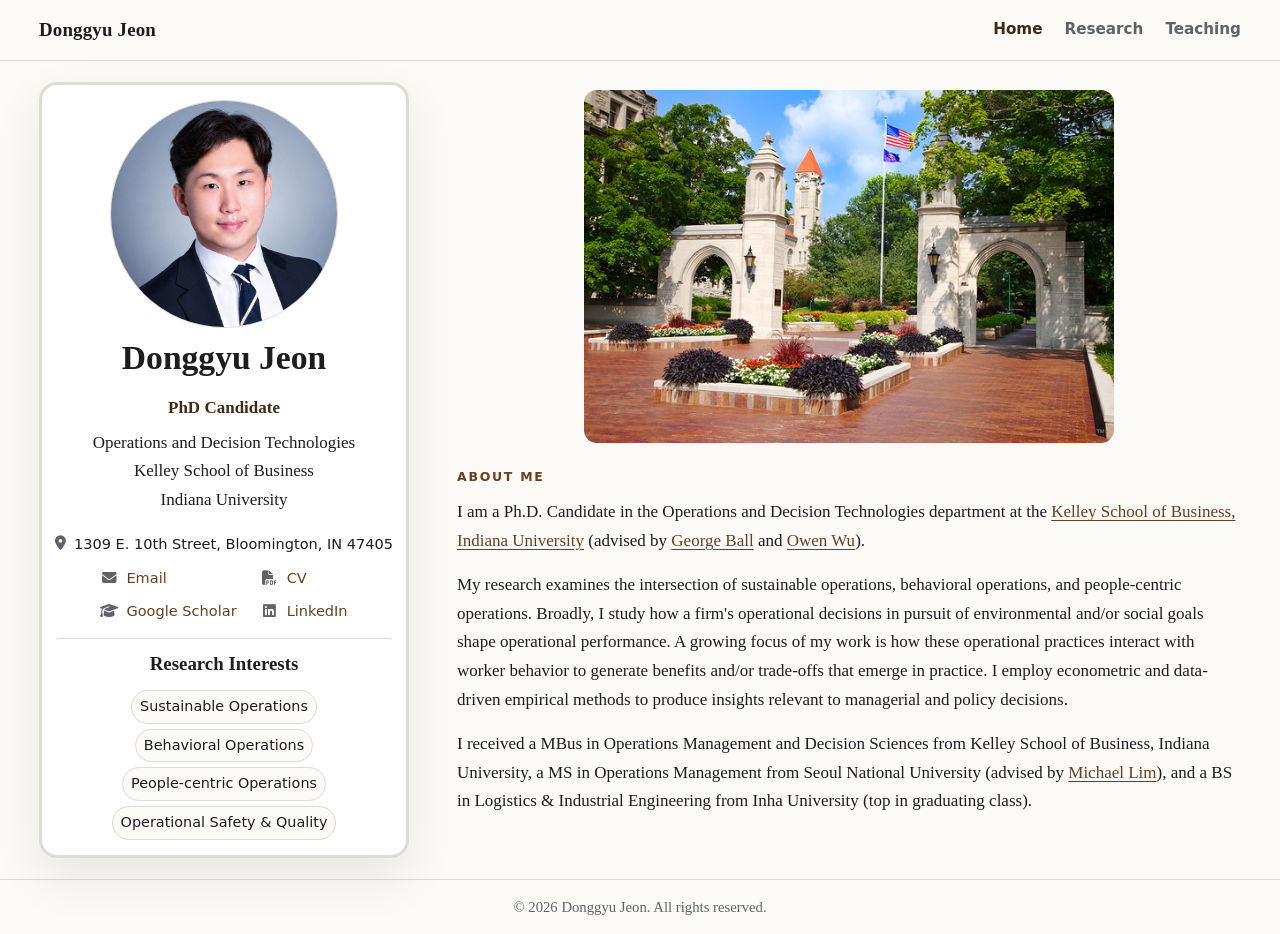
<file: index.html>
<!doctype html>
<html lang="en">
<head>
  <meta charset="utf-8">
  <meta name="viewport" content="width=device-width, initial-scale=1">
  <meta name="google-site-verification" content="pufh_SvVPBR8MTpUoHnnyNUAm93OOTKPel-WEnBpqVw">
  <title>Donggyu Jeon | Indiana Kelley</title>
  <meta name="description" content="I am a Ph.D. Candidate in the Operations and Decision Technologies department at the Kelley School of Business, Indiana University.">
  <meta name="author" content="Donggyu Jeon">
  <meta name="robots" content="index, follow">
  <link rel="canonical" href="https://jeon-donggyu.github.io/">
  <meta property="og:site_name" content="Donggyu Jeon">
  <meta property="og:title" content="Donggyu Jeon | Indiana Kelley">
  <meta property="og:description" content="Research, teaching, and CV of Donggyu Jeon, Ph.D. Candidate at the Kelley School of Business, Indiana University.">
  <meta property="og:type" content="website">
  <meta property="og:url" content="https://jeon-donggyu.github.io/">
  <meta property="og:image" content="https://jeon-donggyu.github.io/assets/img/profile.png">

  <link rel="icon" type="image/png" sizes="96x96" href="https://jeon-donggyu.github.io/assets/img/profile.png">
  <link rel="stylesheet" href="https://cdnjs.cloudflare.com/ajax/libs/font-awesome/6.5.1/css/all.min.css">
  <link rel="stylesheet" href="assets/css/styles.css">
  
  <script type="application/ld+json">
  {
    "@context": "https://schema.org",
    "@type": "WebSite",
    "@id": "https://jeon-donggyu.github.io/#website",
    "url": "https://jeon-donggyu.github.io/",
    "name": "Donggyu Jeon",
    "alternateName": [
      "Jeon, Donggyu"
    ]
  }
  </script>

  <script type="application/ld+json">
  {
    "@context": "https://schema.org",
    "@type": "Person",
    "@id": "https://jeon-donggyu.github.io/#person",
    "name": "Donggyu Jeon",
    "url": "https://jeon-donggyu.github.io/",
    "image": "https://jeon-donggyu.github.io/assets/img/profile.png",
    "jobTitle": "Ph.D. Candidate",
    "description": "Ph.D. Candidate in the Operations and Decision Technologies department at the Kelley School of Business, Indiana University.",
    "affiliation": {
      "@type": "CollegeOrUniversity",
      "name": "Indiana University",
      "url": "https://kelley.iu.edu/index.html"
    },
    "sameAs": [
      "https://scholar.google.com/citations?user=BOpmwdIAAAAJ&hl=en",
      "https://www.linkedin.com/in/donggyu-jeon-35aa60219/"
    ]
  }
  </script>
</head>
<body class="home-page">
  <a class="skip-link" href="#main">Skip to main content</a>

  <header class="site-header">
    <div class="container nav-wrap">
      <a class="brand" href="index.html" aria-label="Home" style="font-family: 'Times New Roman', Times, serif !important;">Donggyu Jeon</a>
      <button class="nav-toggle" aria-expanded="false" aria-controls="site-nav">Menu</button>
      <nav id="site-nav" class="site-nav" aria-label="Main navigation">
        <a href="index.html">Home</a>
        <a href="research.html">Research</a>
        <a href="teaching.html">Teaching</a>
        <!-- <a href="resources.html">Resources</a> -->
        <!-- <a href="cv.html">CV</a> -->
        <!-- <a href="contact.html">Contact</a> -->
      </nav>
    </div>
  </header>

  <main id="main">
    <section class="hero section">
      <div class="container hero-grid">
        <div class="profile-card">
          <img
            src="assets/img/profile.png"
            alt="Portrait of Donggyu Jeon"
            class="profile-photo"
          >

          <h1 style="font-family: 'Times New Roman', Times, serif !important;"> Donggyu Jeon </h1>
          <p class="subtitle">PhD Candidate</p>

          <p class="affiliation">
            Operations and Decision Technologies <br>
            Kelley School of Business <br>
            Indiana University
          </p>

          <div class="profile-contact" aria-label="Contact and professional links">
            <p class="profile-address">
              <i class="fa-solid fa-location-dot" aria-hidden="true"></i>
              <span>1309 E. 10th Street, Bloomington, IN 47405</span>
            </p>

            <div class="profile-links-grid">

              <!-- First row -->
              <a href="mailto:djeon93@iu.edu">
                <i class="fa-solid fa-envelope" aria-hidden="true"></i>
                <span>Email</span>
              </a>

              <a href="assets/files/Jeon_CV.pdf"
                target="_blank"
                rel="noopener">
                <i class="fa-solid fa-file-pdf" aria-hidden="true"></i>
                <span>CV</span>
              </a>

              <!-- Second row -->
              <a href="https://scholar.google.com/citations?user=BOpmwdIAAAAJ&hl=en&oi=ao"
                target="_blank"
                rel="noopener">
                <i class="fa-solid fa-graduation-cap" aria-hidden="true"></i>
                <span>Google Scholar</span>
              </a>

              <a href="https://www.linkedin.com/in/donggyu-jeon-35aa60219/"
                target="_blank"
                rel="noopener">
                <i class="fa-brands fa-linkedin" aria-hidden="true"></i>
                <span>LinkedIn</span>
              </a>

            </div>
          </div>

          <div class="profile-interests" aria-labelledby="profile-interests-title">
            <h2 id="profile-interests-title">Research Interests</h2>

            <ul class="tag-list profile-interest-list">
              <li>Sustainable Operations</li>
              <li>Behavioral Operations</li>
              <li>People-centric Operations</li>
              <li>Operational Safety &amp; Quality</li>
            </ul>
          </div>
        </div>

        <div class="intro-copy">
          <!-- <img src="assets/img/Kelley-Entrance.jpg" alt="Portrait of IUKelley" class="kelley-photo"> -->
          <img src="assets/img/iu-sample.jpg" alt="Portrait of IUKelley" class="kelley-photo">
          <p class="eyebrow">About Me</p>
          <!-- <h2>I study [short, plain-English description of your research agenda].</h2> -->
          <p>
            I am a Ph.D. Candidate in the Operations and Decision Technologies department at the 
            <a href="https://kelley.iu.edu/index.html" target="_blank">Kelley School of Business, Indiana University</a> 
            (advised by <a href="https://kelley.iu.edu/faculty-research/faculty-directory/profile.html?id=GPBALL" target="_blank">George Ball</a> and <a href="https://kelley.iu.edu/faculty-research/faculty-directory/profile.html?id=OWENWU" target="_blank">Owen Wu</a>). 
          </p>
          <p>
            My research examines the intersection of sustainable operations, behavioral operations, and people-centric operations. 
            Broadly, I study how a firm's operational decisions in pursuit of environmental and/or social goals shape operational performance.
            A growing focus of my work is how these operational practices interact with worker behavior to generate benefits and/or trade-offs that emerge in practice. 
            I employ econometric and data-driven empirical methods to produce insights relevant to managerial and policy decisions.
          </p>
          <p>
            I received a MBus in Operations Management and Decision Sciences from Kelley School of Business, Indiana University, 
            a MS in Operations Management from Seoul National University (advised by <a href="https://sites.google.com/view/milim" target="_blank">Michael Lim</a>), 
            and a BS in Logistics & Industrial Engineering from Inha University (top in graduating class).
          </p>
          <!-- <div class="button-row">
            <a class="button" href="research.html">View research</a>
            <a class="button button-secondary" href="assets/files/cv.pdf">Download CV</a>
          </div> -->
        </div>
      </div>
    </section>
    
    <!-- <section class="section section-muted home-bottom">
      <div class="container home-news-center">
        <h2>Recent and Upcoming</h2>

        <ul class="news-list">
          <li>
            <time datetime="2026-11">Nov 2026:</time>
            Presenting at 2026 INFORMS Annual Meeting.
          </li>

          <li>
            <time datetime="2026-08">August 2026:</time>
            New working paper posted on SSRN.
          </li>

          <li>
            <time datetime="2026-05">May 2026:</time>
            Teaching [Course Name].
          </li>
        </ul>
      </div>
    </section> -->
  </main>

  <footer class="site-footer">
    <div class="container footer-wrap">
      <p>&copy; <span id="year"></span> Donggyu Jeon. All rights reserved.</p>
      <!-- <p><a href="mailto:djeon93@iu.edu">djeon93@iu.edu</a></p> -->
    </div>
  </footer>

  <script src="assets/js/main.js"></script>
</body>
</html>
</file>
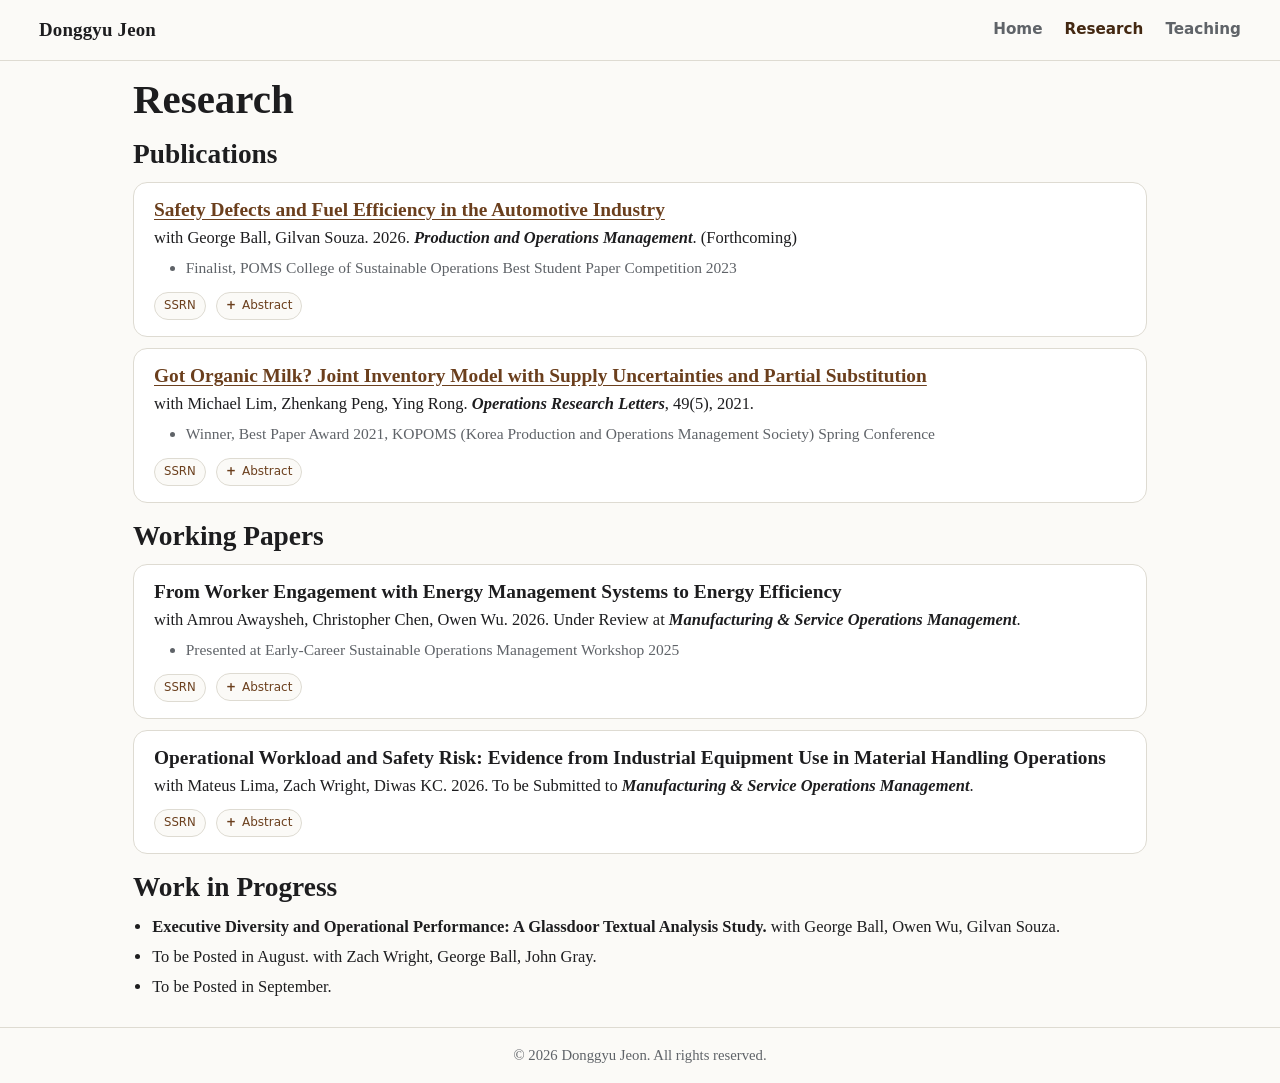
<file: research.html>
<!doctype html>
<html lang="en">
<head>
  <meta charset="utf-8">
  <meta name="viewport" content="width=device-width, initial-scale=1">
  <title>Donggyu Jeon | Indiana Kelley</title>
  <meta name="description" content="Publications, working papers, and work in progress by Donggyu Jeon.">
  <link rel="canonical" href="https://jeon-donggyu.github.io/research.html">
  <meta property="og:url" content="https://jeon-donggyu.github.io/research.html">

  <link rel="icon" type="image/png" sizes="96x96" href="https://jeon-donggyu.github.io/assets/img/profile.png">
  <link rel="stylesheet" href="assets/css/styles.css">
</head>
<body>
  <a class="skip-link" href="#main">Skip to main content</a>
  <header class="site-header">
    <div class="container nav-wrap">
      <a class="brand" href="index.html" style="font-family: 'Times New Roman', Times, serif !important;">Donggyu Jeon</a>
      <button class="nav-toggle" aria-expanded="false" aria-controls="site-nav">Menu</button>
      <nav id="site-nav" class="site-nav" aria-label="Main navigation">
        <a href="index.html">Home</a>
        <a href="research.html">Research</a>
        <a href="teaching.html">Teaching</a>
        <!-- <a href="resources.html">Resources</a> -->
        <!-- <a href="cv.html">CV</a> -->
        <!-- <a href="contact.html">Contact</a> -->
      </nav>
    </div>
  </header>

<main id="main" class="section research-page">
  <div class="container narrow">
    <h1>Research</h1>
    <section class="paper-section" aria-labelledby="publications-heading">
      <h2 id="publications-heading">Publications</h2>

      <article class="paper" id="paper-one">
        <h3>
          <a href="https://journals.sagepub.com/doi/10.1177/10591478261472682">
          Safety Defects and Fuel Efficiency in the Automotive Industry
          </a>
        </h3>
        <p class="paper-meta">
          with George Ball, Gilvan Souza. 2026.
          <em><strong>Production and Operations Management</strong></em>. (Forthcoming)
        </p>
        <ul class="paper-notes">
          <li> Finalist, POMS College of Sustainable Operations Best Student Paper Competition 2023 </li>
          <!-- <li> Winner, POMS College of Sustainable Operations Early-stage Doctoral Student Award 2023 </li> -->
        </ul>
        <ul class="paper-links">
          <li><a href="https://papers.ssrn.com/sol3/papers.cfm?abstract_id=7112398">SSRN</a></li>
          </ul>
        <details>
          <summary>Abstract</summary>
          <p>
            Automotive manufacturers have been under intense pressure to improve the fuel efficiency, or miles per gallon (MPG), of their internal combustion engine (ICE) vehicles. Research that explores hidden costs of continuing to push the limits of ICE MPG is sparse. We analyze the relationship between the MPG of 643 unique model-engines produced and sold by 18 manufacturers over an 18-year period and 19,785 vehicle safety defects reported to the National Highway Traffic Safety Administration (NHTSA). Each additional MPG improvement is associated with a 17.5 percent increase in safety defects. Results are confirmed when using fuel prices as an instrument for MPG. In post-hoc analyses, we find that a 2011 federal government fuel efficiency policy change explains an increase in the adoption of MPG-enhancing engine technologies, which subsequently led to an increase in safety defects. Moreover, we find that an increase in MPG is associated with an increase in safety recalls, and that safety defects mediate the relationship between MPG and safety recalls. To address selection bias concerns, we confirm our results using a separate quality reporting channel, demonstrating that increases in MPG are associated with a reduction in JD Power Quality & Reliability ratings. We also examine a key alternative explanation, that increasing MPG causes vehicles to be driven more miles, inherently leading to more defects. No evidence is found for this alternative; in fact we find the opposite to be true: an increase in MPG is associated with lower mileage at the time of the defect, indicating that increasing MPG leads to both more and faster defects. For manufacturers, our results identify an unexpected downside to striving to meet aggressive, federally mandated fuel efficiency standards: less safe vehicles. For NHTSA, our findings identify a possible contradiction in their two key objectives: sustainability and safety. Our study leads to policy recommendations, which we were fortunate to present to NHTSA’s Associate Administrator for Vehicle Safety Research and members of his staff. 
          </p>
        </details>
      </article>

      <article class="paper">
        <h3>
          <a href="https://www.sciencedirect.com/science/article/abs/pii/S0167637721001139">
          Got Organic Milk? Joint Inventory Model with Supply Uncertainties and Partial Substitution
          </a>
        </h3>
        <p class="paper-meta"> 
          with Michael Lim, Zhenkang Peng, Ying Rong. <strong><em>Operations Research Letters</em></strong>, 49(5), 2021.
        </p>
        <ul class="paper-notes">
          <li> Winner, Best Paper Award 2021, KOPOMS (Korea Production and Operations Management Society) Spring Conference</li>
        </ul>
        <ul class="paper-links">
          <li><a href="https://papers.ssrn.com/sol3/papers.cfm?abstract_id=3765425&__cf_chl_f_tk=sMfpsCvVufLDnS.Qtby8SexLmyLwTev4D99G0PcibnQ-1783154842-1.0.1.1-L9g6DSYS9GiPgENdMfXQL4OCrYox_kOvUrOZ8ePWONI">SSRN</a></li>
          </ul>
        <details>
          <summary>Abstract</summary>
          <p>
            We study the joint inventory problem for two partially substitutable (organic and regular) products with different levels of supply reliability. 
            Increasing substitution rate results in a decreased organic order but an increased regular order, as the regular product becomes an effective substitute during the organic product's stock-out. 
            Higher disruption risk increases the order size of both products, but higher yield uncertainty only increases the organic order size whereas the regular order size decreases or remains unchanged.
          </p>
        </details>
      </article>
    </section>

      <section class="paper-section" aria-labelledby="working-heading">
        <h2 id="working-heading">Working Papers</h2>
        <article class="paper" id="paper-two">
          <h3>From Worker Engagement with Energy Management Systems to Energy Efficiency</h3>
          <p class="paper-meta"> 
            with Amrou Awaysheh, Christopher Chen, Owen Wu. 2026.
            Under Review at <em><strong>Manufacturing & Service Operations Management</strong></em>.
          </p>
            <ul class="paper-notes">
              <li> Presented at Early-Career Sustainable Operations Management Workshop 2025 </li>
            </ul>
          <ul class="paper-links">
            <li><a href="https://papers.ssrn.com/sol3/papers.cfm?abstract_id=6974798">SSRN</a></li>
          </ul>
          <details>
            <summary>Abstract</summary>
            <p>
              <strong>Problem definition:</strong> Energy Management Systems (EnMS) offer manufacturers substantial data on energy cost and consumption patterns. However, the realization of potential energy efficiency (EE) gains is closely tied to human engagement with these systems. This study investigates how distinct dimensions of worker engagement with EnMS relate to EE in global manufacturing operations. 
              <strong>Methodology/results:</strong> Drawing on site-month data from a global conglomerate spanning 2017-2022, we examine four dimensions of worker engagement: frequency (sessions), breadth (workers), volume (actions), and attention (time). We find a significant positive relationship between worker engagement with EnMS and overall EE. We also find evidence for a nonlinear association of EnMS engagement with EE. Notably, we find that more frequent, quick monitoring engagement shows a strong positive association with contemporaneous EE. Interestingly, longer configuration-oriented engagement is associated with delayed EE, partly by facilitating subsequent quick monitoring engagement. Additionally, we find that engineering teams and line operators—those in direct control of machinery and day-to-day processes—are most strongly associated with converting energy insights into tangible energy savings. 
              <strong>Managerial implications:</strong> Our findings highlight the importance of worker engagement as a key correlate of realized energy efficiency. By quantifying the nuanced associations between worker engagement patterns and EE, this study offers actionable insights for managers to optimize EnMS utilization and enhance EE in manufacturing operations.
            </p>
          </details>
        </article>
      
        <article class="paper" id="paper-three">
          <h3>Operational Workload and Safety Risk: Evidence from Industrial Equipment Use in Material Handling Operations</h3>
          <p class="paper-meta">
            with Mateus Lima, Zach Wright, Diwas KC. 2026.
            To be Submitted to <em><strong>Manufacturing & Service Operations Management</strong></em>.
          </p>
          <ul class="paper-links">
            <li><a href="javascript:void(0)">SSRN</a></li>
          </ul>
          <details>
            <summary>Abstract</summary>
            <p>
              <strong>Problem definition:</strong> Using a unique proprietary dataset generated by Industrial Internet of Things (IIoT) sensors embedded in material-handling equipment and linked to operational logs, we investigate how workload affects safety risk in material handling operations (MHO). We examine two operational levers that may shape this relationship: task complexity (proxied by lifting intensity) and pre-work safety checklist completions. Specifically, we ask: (i) How does workload affect safety risk? (ii) Does task complexity amplify the effect of workload on safety risk? and (iii) Do pre-work safety checklist completions help mitigate the effect of workload on safety risk?
              <strong>Methodology/results:</strong> We partnered with an IIoT technology provider for MHO, obtaining shift-level data from ten U.S. facilities spanning 2019-2024. Using fixed-effects models and an instrumental variable approach, we find that workload is positively associated with safety risk. We also find that shifts with greater lifting intensity, our proxy for task complexity, exhibit higher safety risk; however, lifting intensity does not amplify the effect of workload on safety risk. In contrast, completing safety checklists attenuates the negative consequences of workload on safety risk. We find evidence of a concave-increasing pattern in the relationship between workload and safety risk. We also find that completing safety checklists mitigates the association of workload with safety risk for low-severity impacts, as opposed to higher-severity impacts. 
              <strong>Managerial implications:</strong> Our findings highlight workload as an operational driver of safety risk in MHO. We find that safety risk does not appear only after workers reach high workload levels; it begins to rise much earlier, especially when workload moves from low to moderate levels. We also highlight that pre-work safety checklists are a useful, low-cost safety intervention under higher workload, but attenuate the workload–risk association only for routine, low-severity impacts. Thus, safety checklists should complement broader operational controls such as congestion management, speed control, staffing, and task pacing.
          </details>
        </article>
      </section>      

      <section class="paper-section work-progress" aria-labelledby="progress-heading">
        <h2 id="progress-heading">Work in Progress</h2>

        <ul class="compact-list">
          <li>
            <strong>
              Executive Diversity and Operational Performance: A Glassdoor Textual Analysis Study.
            </strong>
            with George Ball, Owen Wu, Gilvan Souza.
          </li>

          <li>
            To be Posted in August. with Zach Wright, George Ball, John Gray.
          </li>
          <li>
            To be Posted in September.
          </li>
        </ul>
      </section>
    </div>
  </main>

  <footer class="site-footer">
    <div class="container footer-wrap">
      <p>&copy; <span id="year"></span> Donggyu Jeon. All rights reserved.</p>
      <!-- <p><a href="mailto:djeon93@iu.edu">djeon93@iu.edu</a></p> -->
    </div>
  </footer>
  <script src="assets/js/main.js"></script>
</body>
</html>
</file>
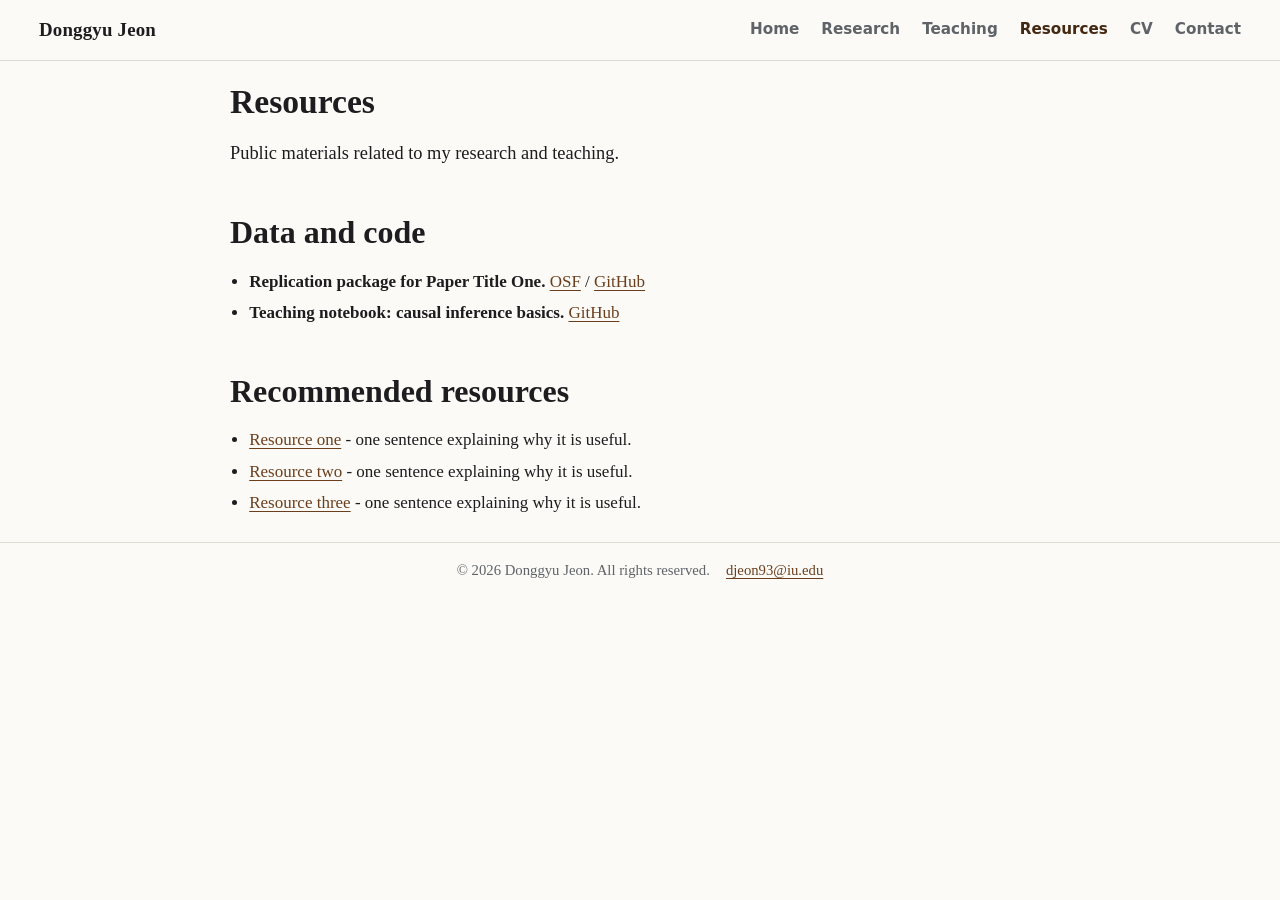
<file: resources.html>
<!doctype html>
<html lang="en">
<head>
  <meta charset="utf-8">
  <meta name="viewport" content="width=device-width, initial-scale=1">
  <title>Resources | Donggyu Jeon</title>
  <meta name="description" content="Research data, code, teaching materials, and recommended resources from Donggyu Jeon.">
  <link rel="canonical" href="https://yourdomain.com/resources.html">
  <link rel="icon" href="assets/img/profile-placeholder.svg" type="image/svg+xml">
  <link rel="stylesheet" href="assets/css/styles.css">
</head>
<body>
  <a class="skip-link" href="#main">Skip to main content</a>
  <header class="site-header">
    <div class="container nav-wrap">
      <a class="brand" href="index.html">Donggyu Jeon</a>
      <button class="nav-toggle" aria-expanded="false" aria-controls="site-nav">Menu</button>
      <nav id="site-nav" class="site-nav" aria-label="Main navigation">
        <a href="index.html">Home</a>
        <a href="research.html">Research</a>
        <a href="teaching.html">Teaching</a>
        <a href="resources.html">Resources</a>
        <a href="cv.html">CV</a>
        <a href="contact.html">Contact</a>
      </nav>
    </div>
  </header>

  <main id="main" class="section">
    <div class="container narrow">
      <h1>Resources</h1>
      <p class="lead">Public materials related to my research and teaching.</p>

      <section class="paper-section">
        <h2>Data and code</h2>
        <ul class="compact-list">
          <li><strong>Replication package for Paper Title One.</strong> <a href="#">OSF</a> / <a href="#">GitHub</a></li>
          <li><strong>Teaching notebook: causal inference basics.</strong> <a href="#">GitHub</a></li>
        </ul>
      </section>

      <section class="paper-section">
        <h2>Recommended resources</h2>
        <ul class="compact-list">
          <li><a href="#">Resource one</a> - one sentence explaining why it is useful.</li>
          <li><a href="#">Resource two</a> - one sentence explaining why it is useful.</li>
          <li><a href="#">Resource three</a> - one sentence explaining why it is useful.</li>
        </ul>
      </section>
    </div>
  </main>

  <footer class="site-footer">
    <div class="container footer-wrap">
      <p>&copy; <span id="year"></span> Donggyu Jeon. All rights reserved.</p>
      <p><a href="mailto:djeon93@iu.edu">djeon93@iu.edu</a></p>
    </div>
  </footer>
  <script src="assets/js/main.js"></script>
</body>
</html>
</file>
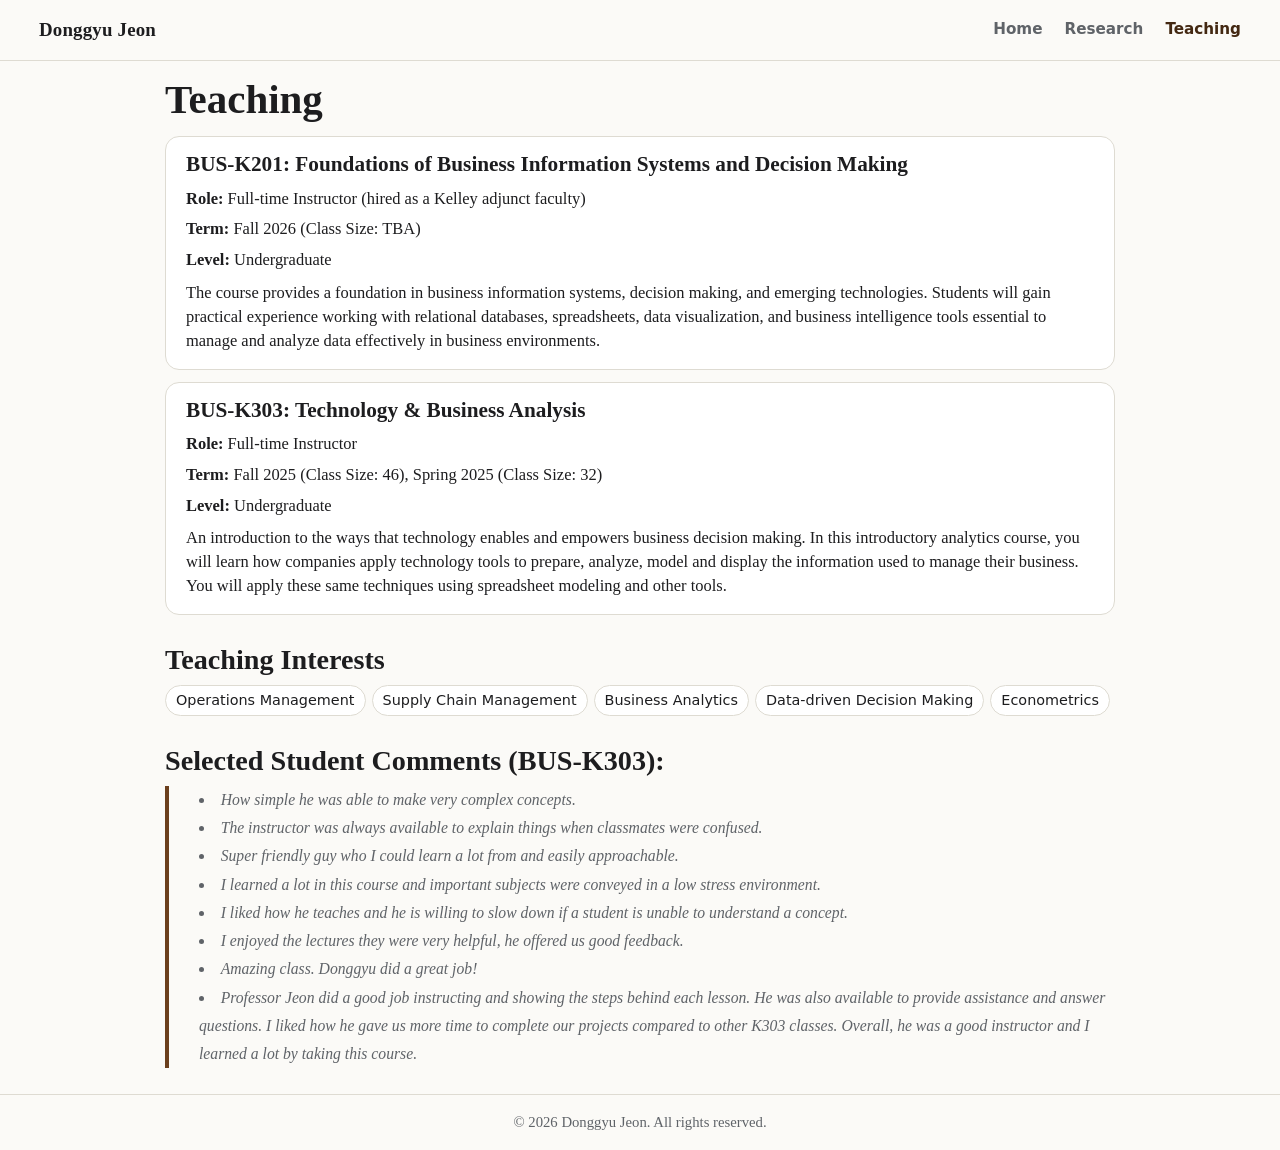
<file: teaching.html>
<!doctype html>
<html lang="en">
<head>
  <meta charset="utf-8">
  <meta name="viewport" content="width=device-width, initial-scale=1">
  <title>Donggyu Jeon | Indiana Kelley</title>
  <meta name="description" content="Courses, teaching interests, and selected student comments for Donggyu Jeon.">
  <link rel="canonical" href="https://jeon-donggyu.github.io/teaching.html">
  <meta property="og:url" content="https://jeon-donggyu.github.io/teaching.html">

  <link rel="icon" type="image/png" sizes="96x96" href="https://jeon-donggyu.github.io/assets/img/profile.png">
  <link rel="stylesheet" href="assets/css/styles.css">
</head>
<body>
  <a class="skip-link" href="#main">Skip to main content</a>
  <header class="site-header">
    <div class="container nav-wrap">
      <a class="brand" href="index.html" style="font-family: 'Times New Roman', Times, serif !important;">Donggyu Jeon</a>
      <button class="nav-toggle" aria-expanded="false" aria-controls="site-nav">Menu</button>
      <nav id="site-nav" class="site-nav" aria-label="Main navigation">
        <a href="index.html">Home</a>
        <a href="research.html">Research</a>
        <a href="teaching.html">Teaching</a>
        <!-- <a href="resources.html">Resources</a> -->
        <!-- <a href="cv.html">CV</a> -->
        <!-- <a href="contact.html">Contact</a> -->
      </nav>
    </div>
  </header>

  <main id="main" class="section teaching-page">
    <div class="container narrow">
      <h1>Teaching</h1>
      <!-- <p class="lead">
        I teach courses in [analytics / operations / strategy / econometrics]. My goal is to help students
        connect rigorous analysis with practical managerial decisions.
      </p> -->

      <section class="card-list" aria-label="Courses taught">
        <article class="info-card">
          <h2>BUS-K201: Foundations of Business Information Systems and Decision Making </h2>
          <p><strong>Role:</strong> Full-time Instructor (hired as a Kelley adjunct faculty)</p>
          <p><strong>Term:</strong> Fall 2026 (Class Size: TBA)</p>
          <p><strong>Level:</strong> Undergraduate</p>
          <p>
            The course provides a foundation in business information systems, decision making, and emerging technologies. Students will gain practical experience working with relational databases, spreadsheets, data visualization, and business intelligence tools essential to manage and analyze data effectively in business environments.
          </p>
        </article>

        <article class="info-card">
          <h2>BUS-K303: Technology & Business Analysis</h2>
          <p><strong>Role:</strong> Full-time Instructor</p>
          <p><strong>Term:</strong> Fall 2025 (Class Size: 46), Spring 2025 (Class Size: 32)</p>
          <p><strong>Level:</strong> Undergraduate</p>
          <p>
            An introduction to the ways that technology enables and empowers business decision making. In this introductory analytics course, you will learn how companies apply technology tools to prepare, analyze, model and display the information used to manage their business. You will apply these same techniques using spreadsheet modeling and other tools.
          </p>
        </article>

        <!-- <article class="info-card">
          <h2>BUS-K303: Technology & Business Analysis</h2>
          <p><strong>Role:</strong> Instructor</p>
          <p><strong>Term:</strong> Spring 2025 (Class Size: 32)</p>
          <p><strong>Level:</strong> Undergraduate</p>
          <p>
            An introduction to the ways that technology enables and empowers business decision making. In this introductory analytics course, you will learn how companies apply technology tools to prepare, analyze, model and display the information used to manage their business. You will apply these same techniques using spreadsheet modeling and other tools.
          </p>
        </article> -->
      </section>

      <section class="paper-section">
        <h2>Teaching Interests</h2>
        <ul class="tag-list">
          <li>Operations Management</li>
          <li>Supply Chain Management</li>
          <li>Business Analytics</li>
          <!-- <li>Data Analytics and Visualization</li> -->
          <li>Data-driven Decision Making</li>
          <li>Econometrics</li>
        </ul>
      </section>

      <section class="paper-section">
        <h2>Selected Student Comments (BUS-K303):</h2>
        <blockquote>
          <li><em>How simple he was able to make very complex concepts.</em></li>
          <li><em>The instructor was always available to explain things when classmates were confused.</em></li>
          <li><em>Super friendly guy who I could learn a lot from and easily approachable.</em></li>
          <li><em>I learned a lot in this course and important subjects were conveyed in a low stress environment.</em></li>
          <li><em>I liked how he teaches and he is willing to slow down if a student is unable to understand a concept.</em></li>
          <li><em>I enjoyed the lectures they were very helpful, he offered us good feedback.</em></li>
          <li><em>Amazing class. Donggyu did a great job!</em></li>
          <li><em>Professor Jeon did a good job instructing and showing the steps behind each lesson. He was also available to provide assistance and answer questions. I liked how he gave us more time to complete our projects compared to other K303 classes. Overall, he was a good instructor and I learned a lot by taking this course.</em></li>
        </blockquote>
      </section>
    </div>
  </main>

  <footer class="site-footer">
    <div class="container footer-wrap">
      <p>&copy; <span id="year"></span> Donggyu Jeon. All rights reserved.</p>
      <!-- <p><a href="mailto:djeon93@iu.edu">djeon93@iu.edu</a></p> -->
    </div>
  </footer>
  <script src="assets/js/main.js"></script>
</body>
</html>
</file>
<file: assets/css/styles.css>
:root {
  --bg: #fbfaf7;
  --panel: #ffffff;
  --text: #1d1d1f;
  --muted: #5f6368;
  --line: #dedbd2;
  --accent: #6b3f1d;
  --accent-dark: #432812;
  --accent-soft: #f0e5d8;
  --max-width: 1202px;
  --radius: 18px;
  --shadow: 0 20px 50px rgba(0, 0, 0, 0.08);
}

* {
  box-sizing: border-box;
}

html {
  scroll-behavior: smooth;
}

body {
  margin: 0;
  background: var(--bg);
  color: var(--text);
  font-family: Cambria, "Times New Roman", Times, serif;
  font-size: 17px;
  line-height: 1.68;
}

img {
  max-width: 100%;
  display: block;
}

.kelley-photo {
    width: 100%;          /* Reduces the width (Adjust this percentage to scale it up or down) */
    max-width: 530px;    /* Puts a hard ceiling on how large it can grow on big screens */
    margin: 0.5rem auto 1.5rem auto; /* Centers the image if it's smaller than the column */
    border-radius: 13px;  /* Optional: gives it those clean, soft corners like your profile card */
}

a {
  color: var(--accent);
  text-underline-offset: 0.18em;
}

a:hover {
  color: var(--accent-dark);
}

.container {
  width: min(100% - 32px, var(--max-width));
  margin-inline: auto;
}

.narrow {
  max-width: 820px;
}

.section-muted {
  background: #f3efe7;
  border-block: 1px solid var(--line);
}

.skip-link {
  position: absolute;
  left: -999px;
  top: 8px;
  z-index: 999;
  background: var(--text);
  color: #fff;
  padding: 8px 12px;
  border-radius: 8px;
}

.skip-link:focus {
  left: 8px;
}

.site-header {
  position: sticky;
  top: 0;
  z-index: 20;
  background: rgba(251, 250, 247, 0.92);
  backdrop-filter: blur(14px);
  border-bottom: 1px solid var(--line);
}

.nav-wrap {
  display: flex;
  align-items: center;
  justify-content: space-between;
  min-height: 60px;
  gap: 24px;
}

.brand {
  font-weight: 700;
  font-size: 1.18rem;
  color: var(--text);
  text-decoration: none;
  letter-spacing: 0.01em;
}

.site-nav {
  display: flex;
  align-items: center;
  gap: 22px;
  font-family: ui-sans-serif, system-ui, -apple-system, BlinkMacSystemFont, "Segoe UI", sans-serif;
  font-size: 0.95rem;
}

.site-nav a {
  color: var(--muted);
  text-decoration: none;
  font-weight: 600;
}

.site-nav a:hover,
.site-nav a[aria-current="page"] {
  color: var(--accent-dark);
}

.nav-toggle {
  display: none;
  border: 1px solid var(--line);
  background: var(--panel);
  border-radius: 999px;
  padding: 8px 12px;
  font: inherit;
}

.hero {
  padding-top: 21px;
}

.section {
  padding: 21px 0;
}

.hero-grid {
  display: grid;
  grid-template-columns: 330px 1fr;
  gap: 56px;
  align-items: center;
}

.profile-card {
  background: var(--panel);
  border: 3px solid var(--line);
  border-radius: var(--radius);
  padding: 15px;
  box-shadow: var(--shadow);
  text-align: center;
}

.profile-photo {
  width: 228px;
  height: 228px;
  object-fit: cover;
  border-radius: 50%;
  margin: 0 auto 10px;
  border: 1px solid var(--line);
}

h1,
h2,
h3 {
  line-height: 1.2;
  margin: 0 0 16px;
}

h1 {
  font-size: clamp(1.5rem, 4vw, 2.1rem);
}

h2 {
  font-size: clamp(1.45rem, 2.5vw, 2.05rem);
}

h3 {
  font-size: 1.18rem;
}

p {
  margin: 0 0 16px;
}

.subtitle {
  color: var(--accent-dark);
  font-weight: 700;
  margin-bottom: 6px;
}

.affiliation {
    white-space: nowrap;
}
.lead,
.paper-meta {
  margin-bottom: 1px;
  font-size: 0.96rem;
}
.small-text {
  color: var(--muted);
}

.lead {
  font-size: 1.15rem;
  margin-bottom: 36px;
}

.eyebrow {
  color: var(--accent);
  font-family: ui-sans-serif, system-ui, -apple-system, BlinkMacSystemFont, "Segoe UI", sans-serif;
  font-size: 0.78rem;
  letter-spacing: 0.14em;
  text-transform: uppercase;
  font-weight: 800;
  margin-bottom: 10px;
}

.icon-row,
.button-row,
.paper-links {
  display: flex;
  flex-wrap: wrap;
  justify-content: center;
  gap: 10px;
  margin-top: 18px;
}

.icon-row a,
.paper-links a {
  display: inline-flex;
  align-items: center;
  justify-content: center;
  min-height: 34px;
  padding: 5px 10px;
  border: 1px solid var(--line);
  border-radius: 999px;
  background: var(--bg);
  font-family: ui-sans-serif, system-ui, -apple-system, BlinkMacSystemFont, "Segoe UI", sans-serif;
  font-size: 0.85rem;
  text-decoration: none;
}

.button {
  display: inline-flex;
  align-items: center;
  justify-content: center;
  min-height: 44px;
  padding: 10px 16px;
  border-radius: 999px;
  background: var(--accent);
  color: #fff;
  text-decoration: none;
  font-family: ui-sans-serif, system-ui, -apple-system, BlinkMacSystemFont, "Segoe UI", sans-serif;
  font-weight: 700;
}

.button:hover {
  color: #fff;
  background: var(--accent-dark);
}

.button-secondary {
  background: transparent;
  color: var(--accent-dark);
  border: 1px solid var(--accent);
}

.button-secondary:hover {
  background: var(--accent-soft);
  color: var(--accent-dark);
}

.two-column,
.contact-grid {
  display: grid;
  grid-template-columns: 1fr 1fr;
  gap: 48px;
}

.tag-list {
  list-style: none;
  display: flex;
  flex-wrap: wrap;
  gap: 10px;
  padding: 0;
  margin: 16px 0 0;
}

.tag-list li {
  background: var(--panel);
  border: 1px solid var(--line);
  border-radius: 999px;
  padding: 8px 12px;
  font-family: ui-sans-serif, system-ui, -apple-system, BlinkMacSystemFont, "Segoe UI", sans-serif;
  font-size: 0.92rem;
}

.compact-list,
.news-list {
  padding-left: 1.2rem;
  margin: 0;
}

.compact-list li,
.news-list li {
  margin-bottom: 3px;
}

.news-list time {
  font-weight: 700;
  color: var(--accent-dark);
}

.quote-card,
.info-card,
.cv-note,
.paper {
  background: var(--panel);
  border: 1px solid var(--line);
  border-radius: var(--radius);
  padding: 24px;
}

.quote-card {
  font-size: 1.2rem;
  box-shadow: var(--shadow);
}

.paper-section {
  margin-top: 44px;
}

.paper {
  margin-top: 18px;
}

.paper-links {
  justify-content: flex-start;
  list-style: none;
  padding: 0;
  margin: 12px 0 16px;
}

.status {
  color: var(--accent-dark);
  font-weight: 700;
}

details {
  border-top: 1px solid var(--line);
  padding-top: 12px;
}

summary {
  cursor: pointer;
  color: var(--accent-dark);
  font-weight: 700;
}

.card-list {
  display: grid;
  gap: 18px;
}

blockquote {
  border-left: 4px solid var(--accent);
  margin: 0;
  padding-left: 18px;
  color: var(--muted);
}

address {
  font-style: normal;
}

code {
  background: var(--accent-soft);
  border-radius: 6px;
  padding: 2px 5px;
}

.site-footer {
  border-top: 1px solid var(--line);
  padding: 15px 0;
  color: var(--muted);
}

.footer-wrap {
  display: flex;
  justify-content: center;
  gap: 16px;
  flex-wrap: wrap;
  font-size: 0.92rem;
  text-align: center;
}

.footer-wrap p {
  margin: 0;
}

@media (max-width: 760px) {
  body {
    font-size: 16px;
  }

  .section {
    padding: 44px 0;
  }

  .nav-wrap {
    min-height: 64px;
  }

  .nav-toggle {
    display: inline-flex;
  }

  .site-nav {
    position: absolute;
    top: 60px;
    left: 16px;
    right: 16px;
    display: none;
    flex-direction: column;
    align-items: stretch;
    gap: 0;
    background: var(--panel);
    border: 1px solid var(--line);
    border-radius: 14px;
    padding: 8px;
    box-shadow: var(--shadow);
  }

  .site-nav.open {
    display: flex;
  }

  .site-nav a {
    padding: 10px 12px;
    border-radius: 10px;
  }

  .site-nav a:hover,
  .site-nav a[aria-current="page"] {
    background: var(--accent-soft);
  }

  .hero-grid,
  .two-column,
  .contact-grid {
    grid-template-columns: 1fr;
    gap: 28px;
  }

  
  .profile-card {
    max-width: 380px;
    margin-inline: auto;
  }
}

/* Compact research page layout */

.research-page {
  padding-top: 14px;
  padding-bottom: 26px;
}

.research-page .narrow {
  max-width: 1014px;
}

.research-page h1 {
  font-size: clamp(2.1rem, 3.2vw, 2.60rem);
  margin-bottom: 14px;
}

.research-page .paper-section {
  margin-top: 17px;
}

.research-page h1 + .paper-section {
  margin-top: 10px;
}

.research-page .paper-section h2 {
  font-size: clamp(1.05rem, 2.2vw, 1.71rem);
  margin-bottom: 1px;
}

.research-page .work-progress h2 {
  margin-bottom: 9px;
}

.research-page .work-progress .compact-list li {
  margin-bottom: 3px;
}

.research-page .work-progress .compact-list li:last-child {
  margin-bottom: 1px;
}

.research-page .paper {
  margin-top: 11px;
  padding: 16px 20px;
  border-radius: 14px;
}

.research-page .paper h3 {
  font-size: 1.21rem;
  line-height: 1.18;
  margin-bottom: 5px;
}


.research-page .paper-meta {
  font-size: 1.03rem;
  line-height: 1.31;
  margin-bottom: 5px;
}

.research-page .paper-links {
  display: inline-flex;
  margin: 6px 6px 0 0;
  gap: 6px;
  vertical-align: middle;
}

.research-page .paper-links a {
  min-height: 28px;
  padding: 3px 9px;
  font-size: 0.73rem;
}

.research-page .paper details {
  display: inline-block;
  margin: 6px 0 0;
  padding: 0;
  border-top: 0;
  vertical-align: middle;
}

.research-page .paper summary {
  display: inline-flex;
  align-items: center;
  min-height: 28px;
  padding: 3px 9px;
  border: 1px solid var(--line);
  border-radius: 999px;
  background: var(--bg);
  color: var(--accent);
  font-family: ui-sans-serif, system-ui, -apple-system, BlinkMacSystemFont, "Segoe UI", sans-serif;
  font-size: 0.75rem;
  font-weight: 500;
  line-height: 1.2;
  cursor: pointer;
}

.research-page .paper summary::-webkit-details-marker {
  display: none;
}

.research-page .paper summary::before {
  content: "+";
  margin-right: 6px;
  font-weight: 700;
}

.research-page .paper details[open] {
  display: block;
  margin-top: 10px;
  padding-top: 10px;
  border-top: 1px solid var(--line);
}

.research-page .paper details[open] summary {
  margin-bottom: 8px;
}

.research-page .paper details[open] summary::before {
  content: "-";
}

.research-page .paper details p {
  font-size: 0.97rem;
  line-height: 1.45;
}

@media (max-width: 760px) {
  .research-page {
    padding-top: 26px;
    padding-bottom: 36px;
  }

  .research-page .paper {
    padding: 14px 16px;
  }
}

.research-page .compact-list li {
  font-size: 1.03rem;
  line-height: 1.65;
}

.research-page .paper-notes {
  margin: 10px 0 6px;
  padding-left: 1.98rem;
  font-size: 0.97rem;
  line-height: 1.27;
  color: var(--muted);
}

.research-page .paper-notes li {
  margin-bottom: 5px;
}

/* Profile contact block on home page */

@media (min-width: 761px) {
  .hero-grid {
    grid-template-columns: 370px 1fr;
    gap: 48px;
  }
}

.profile-contact {
  width: 100%;
  max-width: 100%;
  margin: 16px auto 0;
  text-align: center;
  font-family: ui-sans-serif, system-ui, -apple-system, BlinkMacSystemFont, "Segoe UI", sans-serif;
  font-size: 0.91rem;
  line-height: 1.8;
}

.profile-address {
  display: flex;
  align-items: center;
  justify-content: center;
  gap: 8px;
  margin: 0 0 8px;
  color: var(--text);
  white-space: nowrap;
}

.profile-contact a {
  display: inline-flex;
  align-items: center;
  justify-content: center;
  gap: 8px;
  color: var(--accent);
  text-decoration: none;
  font-weight: 500;
}

.profile-contact a:hover {
  color: var(--accent-dark);
  text-decoration: underline;
}

.profile-contact i {
  width: 1rem;
  text-align: center;
  color: var(--muted);
}

.profile-links-grid {
  display: grid;
  grid-template-columns: max-content max-content;
  justify-content: center;
  column-gap: 24px;
  row-gap: 7px;
  margin-top: 3px;
}

.profile-links-grid a {
  justify-content: flex-start;
}

.profile-links-grid i {
  width: 18px;
  flex-shrink: 0;
  text-align: center;
}

@media (max-width: 760px) {
  .profile-address {
    white-space: normal;
  }
}

/* Compact teaching page layout */

.teaching-page {
  padding-top: 14px;
  padding-bottom: 26px;
}

.teaching-page .narrow {
  max-width: 950px;
}

.teaching-page h1 {
  font-size: clamp(2.1rem, 3.2vw, 2.60rem);
  margin-bottom: 12px;
}

.teaching-page .card-list {
  gap: 12px;
}

.teaching-page .info-card {
  padding: 16px 20px;
  border-radius: 14px;
}

.teaching-page .info-card h2 {
  font-size: 1.33rem;
  line-height: 1.11;
  margin-bottom: 10px;
}

.teaching-page .info-card p {
  font-size: 1.03rem;
  line-height: 1.5;
  margin-bottom: 6px;
}

.teaching-page .info-card p:last-child {
  margin-top: 8px;
  margin-bottom: 0;
  line-height: 1.45;
}

.teaching-page .paper-section {
  margin-top: 28px;
}

.teaching-page .paper-section h2 {
  font-size: clamp(1.45rem, 2.2vw, 1.80rem);
  margin-bottom: 8px;
}

.teaching-page .tag-list {
  margin-top: 8px;
  gap: 6px;
}

.teaching-page .tag-list li {
  padding: 5px 10px;
  font-size: 0.90rem;
  line-height: 1.35;
}

.teaching-page blockquote {
  font-size: 0.98rem;
  line-height: 1.8;
  padding-left: 30px;
}

@media (max-width: 760px) {
  .teaching-page {
    padding-top: 26px;
    padding-bottom: 36px;
  }

  .teaching-page .info-card {
    padding: 14px 16px;
  }
}

.home-bottom {
  padding-top: 44px;
  padding-bottom: 44px;
}

.home-bottom h2 {
  margin-bottom: 1px;
}

.home-bottom .news-list li {
  margin-bottom: 8px;
}

/* Home page: profile-card research interests */

.home-page .profile-interests {
  margin-top: 14px;
  padding-top: 14px;
  border-top: 1px solid var(--line);
}

.home-page .profile-interests h2 {
  margin-bottom: 14px;
  font-size: 1.18rem;
}

.home-page .profile-interest-list {
  justify-content: center;
  gap: 5px;
  margin: 0px;
}

.home-page .profile-interest-list li {
  background: var(--bg);
  padding: 5px 8px;
  font-size: 0.90rem;
  line-height: 1.51;
}


/* Home page: centered Recent and Upcoming section */

.home-page .home-news-center {
  display: flex;
  flex-direction: column;
  align-items: center;
  text-align: center;
}

.home-page .home-news-center .news-list {
  width: min(100%, 500px);
  margin: auto;
  text-align: left;
}

.home-page .hero-grid {
  align-items: start;
}

@media (max-width: 760px) {
  .home-page .profile-interests {
    margin-top: 20px;
    padding-top: 18px;
  }

  .home-page .home-news-center .news-list {
    width: 100%;
  }
}
</file>
